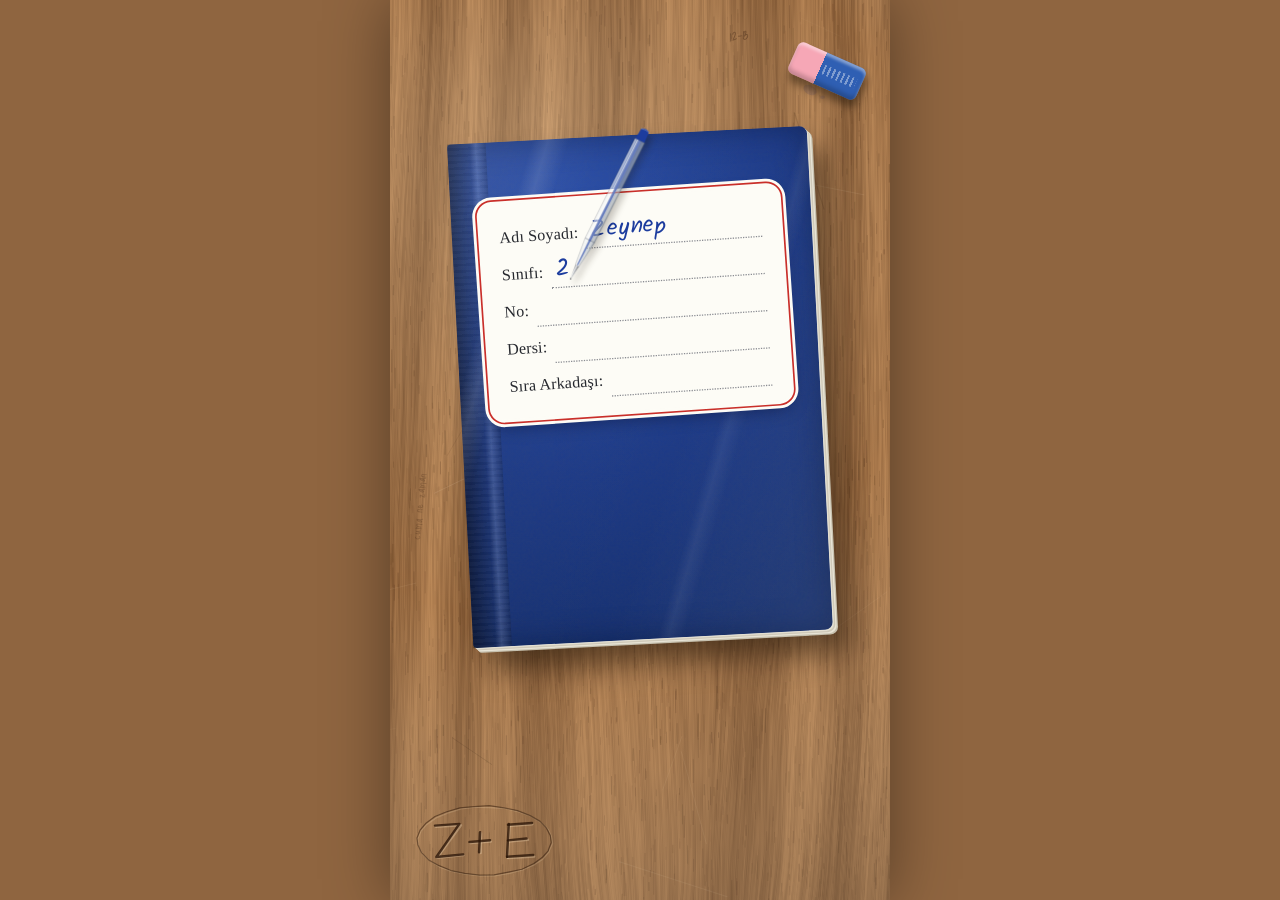
<file: index.html>
<!doctype html>
<html lang="tr">
<head>
  <meta charset="utf-8">
  <meta name="viewport" content="width=device-width, initial-scale=1, viewport-fit=cover, user-scalable=no, interactive-widget=resizes-visual">
  <title>Zeynep'in defteri</title>
  <meta name="robots" content="noindex">
  <meta name="theme-color" content="#8f6540">
  <meta property="og:type" content="website">
  <meta property="og:title" content="Defterini bende unutmuşsun">
  <meta property="og:description" content="Adı: Zeynep. Dersi: Doğum Günü.">
  <meta property="og:image" content="https://kartanci.github.io/zeynep/img/kapak.jpg">
  <meta property="og:image:width" content="1200">
  <meta property="og:image:height" content="630">
  <meta name="twitter:card" content="summary_large_image">
  <link rel="icon" href="data:image/svg+xml,%3Csvg xmlns='http://www.w3.org/2000/svg' viewBox='0 0 32 32'%3E%3Crect x='5' y='2' width='23' height='28' rx='2' fill='%231d3a86'/%3E%3Crect x='10' y='8' width='14' height='9' rx='1' fill='%23fdfcf6'/%3E%3C/svg%3E">
  <link rel="preconnect" href="https://fonts.googleapis.com">
  <link rel="preconnect" href="https://fonts.gstatic.com" crossorigin>
  <link href="https://fonts.googleapis.com/css2?family=Anton&family=Just+Me+Again+Down+Here&family=Kalam:wght@400;700&display=swap" rel="stylesheet">
  <link rel="stylesheet" href="css/defter.css">
</head>
<body>
  <main id="defter"></main>
  <script src="js/icerik.js"></script>
  <script src="js/pen.js"></script>
  <script src="js/scribe.js"></script>
  <script src="js/live.js"></script>
  <script src="js/board.js"></script>
  <script src="js/candle.js"></script>
  <script src="js/desk.js"></script>
  <script src="js/notebook.js"></script>
</body>
</html>
</file>
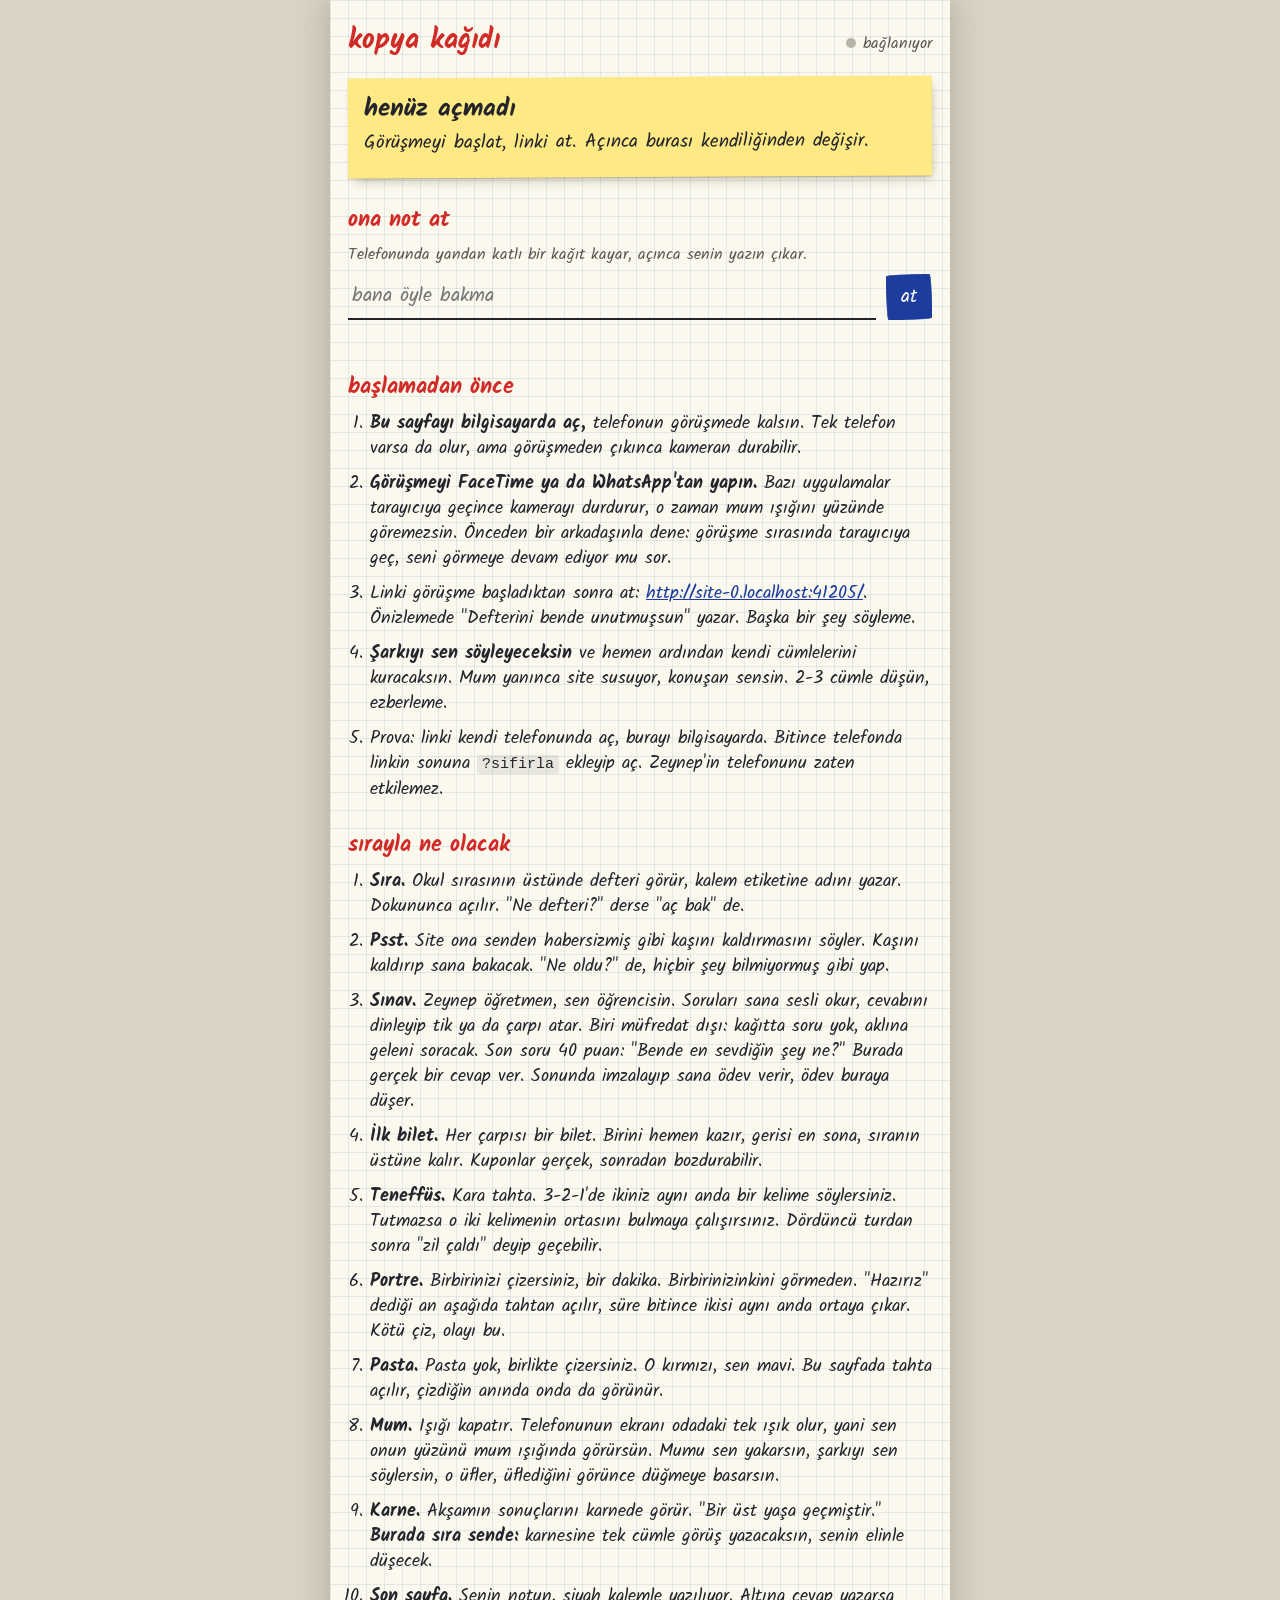
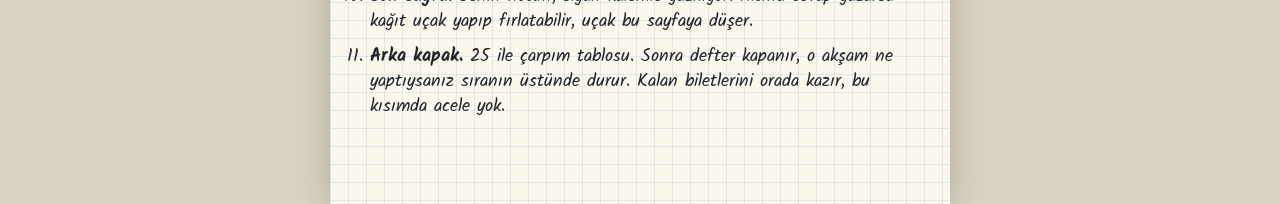
<file: kopya.html>
<!doctype html>
<html lang="tr">
<head>
  <meta charset="utf-8">
  <meta name="viewport" content="width=device-width, initial-scale=1, viewport-fit=cover">
  <title>Kopya kağıdı</title>
  <meta name="robots" content="noindex">
  <meta name="theme-color" content="#fbf8ee">
  <link rel="icon" href="data:image/svg+xml,%3Csvg xmlns='http://www.w3.org/2000/svg' viewBox='0 0 32 32'%3E%3Crect x='6' y='3' width='20' height='26' fill='%23fbf8ee' stroke='%23d02b27' stroke-width='2'/%3E%3C/svg%3E">
  <link rel="preconnect" href="https://fonts.googleapis.com">
  <link rel="preconnect" href="https://fonts.gstatic.com" crossorigin>
  <link href="https://fonts.googleapis.com/css2?family=Anton&family=Just+Me+Again+Down+Here&family=Kalam:wght@400;700&display=swap" rel="stylesheet">
  <link rel="stylesheet" href="css/defter.css">
  <link rel="stylesheet" href="css/kopya.css">
</head>
<body class="kopya-govde">
  <div class="kopya">
    <header class="k-ust">
      <h1>kopya kağıdı</h1>
      <div id="baglanti" class="k-durum">bağlanıyor</div>
    </header>

    <section id="simdi" class="k-simdi"></section>

    <section id="tahta" class="k-tahta" hidden>
      <div class="k-tahta-cerceve"><div id="tuval" class="tuval"></div></div>
      <div id="tahtaAraclar" class="araclar"></div>
    </section>

    <section id="portreKutu" class="k-tahta" hidden>
      <div class="k-portre-ust"><span id="portreYazi">Zeynep'i çiz. O senin çizdiğini görmüyor.</span><span id="portreSure" class="portre-sure"></span></div>
      <div class="k-tahta-cerceve"><div id="portreTuval" class="tuval"></div></div>
      <div id="portreAraclar" class="araclar"></div>
    </section>

    <section id="portreSonuc" class="k-kutu" hidden>
      <h2>sınıf fotoğrafı</h2>
      <div id="portreKartlar" class="polaroidler k-polaroid"></div>
    </section>

    <section id="ucakKutu" class="k-kutu" hidden>
      <h2>zeynep'ten gelen</h2>
      <div class="k-cevap"><canvas id="ucakTuval"></canvas></div>
    </section>

    <section id="gorusKutu" class="k-kutu" hidden>
      <h2>karnesine görüş yaz</h2>
      <p class="k-ince">Tek cümle. Site değil sen yazıyorsun, karnesinde senin elinle görünecek.</p>
      <form id="gorusForm" class="k-not">
        <input id="gorusYazi" maxlength="90" placeholder="derslerine çalışmıyor ama..." autocomplete="off">
        <button class="kucuk-dugme ana">yaz</button>
      </form>
      <div id="gorusDurum" class="k-ince k-sonuc"></div>
    </section>

    <section class="k-kutu">
      <h2>ona not at</h2>
      <p class="k-ince">Telefonunda yandan katlı bir kağıt kayar, açınca senin yazın çıkar.</p>
      <form id="notForm" class="k-not">
        <input id="notYazi" maxlength="140" placeholder="bana öyle bakma" autocomplete="off">
        <button class="kucuk-dugme ana">at</button>
      </form>
      <div id="notDurum" class="k-ince k-sonuc"></div>
    </section>

    <section class="k-kutu">
      <h2>başlamadan önce</h2>
      <ol class="k-liste">
        <li><b>Bu sayfayı bilgisayarda aç,</b> telefonun görüşmede kalsın. Tek telefon varsa da olur, ama görüşmeden çıkınca kameran durabilir.</li>
        <li><b>Görüşmeyi FaceTime ya da WhatsApp'tan yapın.</b> Bazı uygulamalar tarayıcıya geçince kamerayı durdurur, o zaman mum ışığını yüzünde göremezsin. Önceden bir arkadaşınla dene: görüşme sırasında tarayıcıya geç, seni görmeye devam ediyor mu sor.</li>
        <li>Linki görüşme başladıktan sonra at: <button id="linkKopyala" class="k-link"></button>. Önizlemede "Defterini bende unutmuşsun" yazar. Başka bir şey söyleme.</li>
        <li><b>Şarkıyı sen söyleyeceksin</b> ve hemen ardından kendi cümlelerini kuracaksın. Mum yanınca site susuyor, konuşan sensin. 2-3 cümle düşün, ezberleme.</li>
        <li>Prova: linki kendi telefonunda aç, burayı bilgisayarda. Bitince telefonda linkin sonuna <code>?sifirla</code> ekleyip aç. Zeynep'in telefonunu zaten etkilemez.</li>
      </ol>
    </section>

    <section class="k-kutu">
      <h2>sırayla ne olacak</h2>
      <ol class="k-liste" id="plan"></ol>
    </section>
  </div>

  <script src="js/icerik.js"></script>
  <script src="js/pen.js"></script>
  <script src="js/live.js"></script>
  <script src="js/board.js"></script>
  <script src="js/candle.js"></script>
  <script src="js/kopya.js"></script>
</body>
</html>
</file>
<file: css/defter.css>
:root {
  --kagit: #fbf8ee;
  --kare: 18px;
  --kare-cizgi: rgba(84, 134, 190, .145);
  --marj: rgba(214, 72, 72, .5);
  --mavi: #1c3c9e;
  --kirmizi: #d02b27;
  --kursun: #5b5852;
  --fosfor: #fff06a;
  --postit: #ffe985;
  --yazi: clamp(20px, 5.9vw, 24px);
  --el: 'Kalam', 'Segoe Print', 'Comic Sans MS', cursive;
  --el-enes: 'Just Me Again Down Here', 'Kalam', cursive;
  --baski: 'Times New Roman', Tinos, 'Liberation Serif', 'Noto Serif', Georgia, serif;
  --afis: 'Anton', Impact, 'Arial Narrow', sans-serif;
  --duz: -apple-system, 'Segoe UI', Roboto, 'Helvetica Neue', Arial, sans-serif;
  --alt: env(safe-area-inset-bottom, 0px);
  --ust: env(safe-area-inset-top, 0px);
}

* { box-sizing: border-box; -webkit-tap-highlight-color: transparent; }

html, body {
  height: 100%;
  margin: 0;
  overflow: hidden;
  overscroll-behavior: none;
}

body {
  background: #8f6540;
  color: var(--mavi);
  font-family: var(--el);
  -webkit-user-select: none;
  user-select: none;
  -webkit-touch-callout: none;
  -webkit-text-size-adjust: 100%;
  transition: background .6s;
}

button { -webkit-appearance: none; appearance: none; font: inherit; color: inherit; background: none; border: 0; border-radius: 0; padding: 0; cursor: pointer; touch-action: manipulation; }
input { -webkit-appearance: none; appearance: none; }

#defter {
  position: fixed;
  inset: 0;
  margin: 0 auto;
  width: 100%;
  max-width: 500px;
  overflow: hidden;
  perspective: 1500px;
  perspective-origin: 50% 50%;
}

/* ---------- Yaprak ---------- */
.yaprak {
  position: absolute;
  inset: 0;
  background-color: var(--kagit);
  background-image:
    var(--doku, none),
    linear-gradient(var(--kare-cizgi) 1px, transparent 1px),
    linear-gradient(90deg, var(--kare-cizgi) 1px, transparent 1px);
  background-size: auto, var(--kare) var(--kare), var(--kare) var(--kare);
  transform-origin: 0 50%;
  backface-visibility: hidden;
  -webkit-backface-visibility: hidden;
  overflow: hidden;
  box-shadow: inset 16px 0 20px -16px rgba(40, 30, 10, .28);
}

.yaprak::after {
  content: '';
  position: absolute;
  inset: 0;
  pointer-events: none;
  background: linear-gradient(90deg, rgba(30, 20, 5, .34), rgba(30, 20, 5, .08) 45%, rgba(255, 255, 255, .25));
  opacity: var(--golge, 0);
  z-index: 40;
}

.yaprak.altta::before {
  content: '';
  position: absolute;
  inset: 0;
  pointer-events: none;
  background: linear-gradient(90deg, rgba(30, 20, 5, .42), rgba(30, 20, 5, 0) 75%);
  opacity: var(--alt-golge, 0);
  z-index: 40;
}

.marj { position: absolute; left: 26px; top: 0; pointer-events: none; }

.zimba { position: absolute; left: 0; top: 0; bottom: 0; width: 14px; pointer-events: none; }
.zimba i {
  position: absolute;
  left: 1px;
  width: 12px;
  height: 2.5px;
  border-radius: 2px;
  background: linear-gradient(#d3d6da, #8f9399);
  box-shadow: 0 1px 1px rgba(0, 0, 0, .35);
}
.zimba i:first-child { top: 24%; }
.zimba i:last-child { top: 76%; }

.sayfa-no {
  position: absolute;
  left: 8px;
  bottom: calc(var(--alt) + 10px);
  font-size: 14px;
  color: var(--kursun);
  opacity: .72;
  pointer-events: none;
}

.karalama { display: block; color: var(--mavi); }
.karalama.orta { margin: 8px auto 6px; }
.karalama.sag { margin-left: auto; }
.kenar-karalama { position: absolute; pointer-events: none; opacity: .6; }
.zil-karalama { position: absolute; right: 16px; top: calc(var(--ust) + 38px); }

.yas-karalama {
  position: absolute;
  right: 12px;
  top: calc(var(--ust) + 44px);
  width: min(31vw, 118px);
  clip-path: inset(0 100% 0 0);
  transition: clip-path .85s cubic-bezier(.4, .1, .6, .95);
  pointer-events: none;
}
.yas-karalama.v { clip-path: inset(0 -4% 0 -4%); }
.yas-karalama svg { display: block; width: 100%; height: auto; overflow: visible; }

.icerik {
  position: absolute;
  inset: 0;
  overflow-y: auto;
  overflow-x: hidden;
  -webkit-overflow-scrolling: touch;
  padding: calc(var(--ust) + 18px) 18px calc(var(--alt) + 18px) 44px;
  touch-action: pan-y;
  scrollbar-width: none;
}
.icerik::-webkit-scrollbar { display: none; }

.icerik.sabit {
  overflow: hidden;
  display: flex;
  flex-direction: column;
  padding: calc(var(--ust) + 12px) 12px calc(var(--alt) + 10px) 40px;
  touch-action: none;
}

.tarih {
  text-align: right;
  font-size: 15px;
  line-height: 18px;
  height: 36px;
  opacity: .78;
}

.el {
  font-family: var(--el);
  font-size: var(--yazi);
  line-height: 36px;
  margin: 0;
  position: relative;
}
.el.kucuk { font-size: calc(var(--yazi) * .82); line-height: 27px; }
.el.kirmizi { color: var(--kirmizi); }

.kelime { display: inline-block; white-space: nowrap; }
.harf { display: inline-block; opacity: 0; transition: opacity 60ms linear; }
.harf.v { opacity: var(--o, 1); }

.kelime.fosfor {
  background: linear-gradient(transparent 16%, var(--fosfor) 16%, var(--fosfor) 84%, transparent 84%);
  margin: 0 -2px;
  padding: 0 2px;
}

.cizik-katman { position: absolute; left: 0; top: 0; pointer-events: none; }

.enes-el {
  font-family: var(--el-enes);
  font-size: calc(var(--yazi) * 1.26);
  color: #16171c;
}
.enes-el.buyuk { font-size: calc(var(--yazi) * 2.1); line-height: 54px; margin-top: 18px; }
.enes-el.imza { text-align: right; padding-right: 16px; }

/* ---------- Seçenekler ---------- */
.secenekler { display: flex; flex-direction: column; gap: 2px; margin: 4px 0 12px; }

.secenek {
  display: flex;
  align-items: center;
  gap: 10px;
  min-height: 46px;
  padding: 6px 4px 6px 0;
  text-align: left;
  font-size: var(--yazi);
  line-height: 1.2;
  transition: opacity .3s;
}
.secenek svg { flex: none; }
.secenek.soluk { opacity: .28; }

.kucuk-dugme {
  position: relative;
  font-size: 19px;
  line-height: 1;
  padding: 12px 14px;
  min-height: 44px;
  border: 1.8px solid currentColor;
  border-radius: 255px 15px 225px 15px / 15px 225px 15px 255px;
  transition: transform .12s;
}
.kucuk-dugme:active { transform: scale(.96); }
.kucuk-dugme.ana { background: var(--mavi); border-color: var(--mavi); color: #fdfbf3; }
.fosfor-dugme.secili { background: var(--fosfor); }

.postit {
  position: relative;
  background: linear-gradient(180deg, rgba(120, 95, 0, .09), rgba(120, 95, 0, 0) 17%), var(--postit);
  color: #33342f;
  padding: 14px 14px 16px;
  font-size: calc(var(--yazi) * .78);
  line-height: 25px;
  margin: 12px 8px 18px 0;
  transform: rotate(-1.4deg) translateY(10px) scale(.97);
  opacity: 0;
  border-radius: 1px 1px 46px 2px / 1px 1px 7px 2px;
  box-shadow: 0 1px 1px rgba(60, 50, 10, .18), 7px 11px 12px -9px rgba(50, 40, 5, .6);
  transition: opacity .3s, transform .35s cubic-bezier(.2, 1.3, .5, 1);
}
.postit.v { opacity: 1; transform: rotate(-1.4deg); }

.kalp-satir { display: flex; align-items: center; gap: 12px; margin-top: 10px; }
.kalp-satir svg { flex: none; }
.kalp-satir .el { display: inline; }

/* ---------- Sayfa çevirme ---------- */
.cevir {
  position: sticky;
  bottom: calc(var(--alt) + 12px);
  display: flex;
  align-items: center;
  gap: 8px;
  width: max-content;
  margin: 22px auto 6px;
  padding: 10px 16px;
  font-size: 19px;
  white-space: nowrap;
  z-index: 20;
  animation: belir .5s both, dikkat 2.8s 3s ease-in-out infinite;
  text-shadow: 0 0 5px var(--kagit), 0 0 5px var(--kagit), 0 0 9px var(--kagit);
}
.araclar .cevir { position: static; margin: 0; }
.tahta-sayfa .cevir { bottom: calc(var(--alt) + 44px); text-shadow: none; color: #f1efe4; }
.tahta-sayfa .kulak { display: none; }
.arka-icerik .cevir { color: #fdfcf6; text-shadow: 0 1px 3px rgba(0, 0, 20, .5); }

.kulak {
  position: absolute;
  right: 0;
  bottom: 0;
  width: 58px;
  height: 58px;
  z-index: 21;
  background: linear-gradient(135deg, rgba(251, 248, 238, 0) 50%, rgba(120, 105, 75, .28) 50%, #efe9d8 62%, #faf6ea);
  filter: drop-shadow(-2px -2px 3px rgba(60, 45, 15, .2));
  clip-path: polygon(100% 0, 100% 100%, 0 100%);
  animation: belir .5s both;
}

@keyframes belir { from { opacity: 0; } to { opacity: 1; } }
@keyframes dikkat {
  0%, 82%, 100% { transform: none; }
  88% { transform: translateX(-7px); }
  94% { transform: translateX(3px); }
}

/* ---------- Kapak ---------- */
.yaprak.kapak {
  background: #1f3e90;
  background-image: var(--doku, none), radial-gradient(120% 90% at 30% 15%, #2a4ea8, #1d3a86 58%, #16306f);
  background-size: auto, auto;
  box-shadow: inset 0 0 46px rgba(6, 14, 46, .42), inset 0 0 3px rgba(255, 255, 255, .28);
  touch-action: pan-y;
  transition: opacity .24s;
}
.yaprak.sakli { opacity: 0; pointer-events: none; }
.yaprak.masaya-don { opacity: 0; transform: scale(.93); transition: opacity .42s, transform .42s; transform-origin: 50% 50%; }

.kapak-kirisik { position: absolute; inset: 0; width: 100%; height: 100%; pointer-events: none; }

.kapak-sirt {
  position: absolute;
  left: 0; top: 0; bottom: 0;
  width: 30px;
  background:
    repeating-linear-gradient(180deg, rgba(255, 255, 255, .025) 0 3px, rgba(0, 0, 0, .03) 3px 5px),
    linear-gradient(90deg, rgba(0, 0, 0, .42), rgba(0, 0, 0, .12) 58%, rgba(255, 255, 255, .13) 74%, rgba(0, 0, 0, .16));
}

.kapak-parlak {
  position: absolute;
  inset: 0;
  pointer-events: none;
  background:
    linear-gradient(109deg, rgba(255, 255, 255, 0) 16%, rgba(255, 255, 255, .11) 19%, rgba(255, 255, 255, 0) 23%),
    linear-gradient(109deg, rgba(255, 255, 255, 0) 67%, rgba(255, 255, 255, .06) 69%, rgba(255, 255, 255, 0) 72%),
    linear-gradient(112deg, rgba(255, 255, 255, .1) 0%, rgba(255, 255, 255, .01) 28%, rgba(255, 255, 255, 0) 60%, rgba(255, 255, 255, .07) 100%);
}

.etiket {
  position: absolute;
  left: 50%;
  top: 15%;
  width: min(80%, 340px);
  transform: translateX(-50%) rotate(-.9deg);
  padding: 18px 18px 14px;
  background: #fdfcf6;
  border-radius: 12px;
  box-shadow: 0 0 0 3px #fdfcf6, 0 0 0 4.5px #c92f2a, 0 0 0 7px #fdfcf6, 0 8px 18px rgba(0, 0, 20, .4);
  font-family: var(--baski);
  color: #27292f;
}

.etiket > div {
  display: flex;
  align-items: baseline;
  gap: 8px;
  height: 36px;
  font-size: 14.5px;
  letter-spacing: .01em;
}
.etiket > div > span { flex: none; }
.etiket > div > span::after { content: ':'; }
.etiket b {
  flex: 1;
  font-family: var(--el);
  font-weight: 400;
  font-size: 22px;
  line-height: 30px;
  color: var(--mavi);
  border-bottom: 1.5px dotted #8b8d93;
  padding-left: 4px;
  white-space: nowrap;
}

.kapak-not, .masa-not {
  position: absolute;
  right: 22px;
  bottom: 21%;
  width: min(58%, 240px);
  margin: 0;
  font-size: 21px;
  line-height: 27px;
  text-align: left;
  transform: rotate(3deg) translateY(16px) scale(.92);
}
.kapak-not.v, .masa-not.v { transform: rotate(3deg); }
.kapak-not small, .masa-not small { display: block; font-size: 17px; margin-top: 6px; opacity: .72; }
.kapak-not::before, .masa-not::before {
  content: '';
  position: absolute;
  left: 50%;
  top: -11px;
  width: 74px;
  height: 22px;
  transform: translateX(-50%) rotate(-3deg);
  background: rgba(244, 238, 205, .55);
  box-shadow: 0 1px 2px rgba(0, 0, 0, .14);
}
.masa-not { right: -16px; bottom: 11%; width: 66%; font-size: 20px; line-height: 26px; }
.kapak-not.oynak, .masa-not.oynak { animation: kipir 3.4s ease-in-out infinite; }
@keyframes kipir {
  0%, 84%, 100% { transform: rotate(3deg); }
  89% { transform: rotate(5.5deg); }
  94% { transform: rotate(1.5deg); }
}

/* ---------- Sınav ---------- */
.sinav-kagit::after {
  content: '';
  position: absolute;
  left: 0;
  right: 0;
  top: 47%;
  height: 7px;
  pointer-events: none;
  background: linear-gradient(180deg, rgba(0, 0, 0, 0), rgba(0, 0, 0, .05) 45%, rgba(255, 255, 255, .7) 58%, rgba(255, 255, 255, 0));
}
.sinav-baslik, .sinav-bilgi, .sorular .soru-yazi { text-shadow: 0 0 .4px rgba(20, 20, 25, .55); }

.sinav-kagit {
  position: relative;
  margin: 2px -4px 16px -18px;
  padding: 24px 16px 18px;
  background-color: #fefefb;
  background-image: var(--doku, none), radial-gradient(1px 1px at 12% 22%, rgba(0, 0, 0, .35), transparent 1.5px), radial-gradient(1px 1px at 78% 63%, rgba(0, 0, 0, .3), transparent 1.5px), radial-gradient(1.5px 1px at 44% 91%, rgba(0, 0, 0, .28), transparent 2px);
  box-shadow: 0 1px 2px rgba(30, 25, 10, .2), 0 8px 16px -6px rgba(30, 25, 10, .3);
  font-family: var(--baski);
  color: #1d1e22;
  transform: translateY(26px) rotate(.5deg);
  opacity: 0;
  transition: transform .5s cubic-bezier(.2, .9, .3, 1), opacity .3s;
}
.sinav-kagit.v { transform: rotate(-.35deg); opacity: 1; }

.bant {
  position: absolute;
  left: 50%;
  top: -9px;
  width: 88px;
  height: 22px;
  transform: translateX(-50%) rotate(1.8deg);
  background: rgba(231, 224, 186, .62);
  box-shadow: 0 1px 2px rgba(0, 0, 0, .12);
}

.sinav-baslik {
  text-align: center;
  font-weight: 700;
  font-size: 15.5px;
  line-height: 19px;
  text-transform: uppercase;
  letter-spacing: .05em;
}

.sinav-bilgi {
  display: flex;
  justify-content: space-between;
  gap: 10px;
  margin-top: 10px;
  padding-bottom: 8px;
  font-size: 14.5px;
  line-height: 20px;
  border-bottom: 1.5px solid #1d1e22;
}
.sinav-bilgi b { font-weight: 400; font-family: var(--el); color: var(--mavi); font-size: 16.5px; }

.not-kutu {
  flex: none;
  position: relative;
  width: 80px;
  height: 64px;
  border: 1.5px solid #1d1e22;
  text-align: center;
  font-size: 11.5px;
  line-height: 15px;
}
.not-kutu span { display: block; }
.not-kutu strong {
  position: absolute;
  inset: 14px 0 0;
  font-family: var(--el);
  font-weight: 700;
  font-size: 29px;
  line-height: 46px;
  color: var(--kirmizi);
}
.not-halka { position: absolute; left: 5px; top: 1px; pointer-events: none; }

.sorular { list-style: none; margin: 12px 0 0; padding: 0; }

.soru-bitti {
  display: flex;
  align-items: center;
  gap: 8px;
  padding: 6px 0;
  border-bottom: 1px dotted rgba(0, 0, 0, .22);
}
.soru-bitti .soru-yazi { flex: 1; font-size: 16px; line-height: 20px; color: #3d3f46; }

.isaret { flex: none; width: 46px; height: 42px; display: flex; align-items: center; justify-content: center; }

.soru-simdi { padding: 14px 0 8px; animation: belir .3s both; }
.soru-no { font-size: 14.5px; font-weight: 700; color: #3d3f46; }
.soru-simdi .soru-yazi { font-size: 23px; line-height: 29px; margin: 8px 0 14px; }
.soru-bos { margin-bottom: 6px !important; }
.soru-bos span { display: block; height: 30px; border-bottom: 1.3px dotted #6d6f75; }
.soru-ipucu { margin: 2px 0 12px; min-height: 27px; }

.isaret-sira { display: flex; justify-content: center; gap: 14px; }

.isaret-buyuk {
  flex: 1;
  max-width: 128px;
  height: 92px;
  display: flex;
  flex-direction: column;
  align-items: center;
  justify-content: center;
  gap: 2px;
  font-family: var(--el);
  font-size: 16px;
  color: var(--kirmizi);
  border: 1.6px solid rgba(208, 43, 39, .55);
  border-radius: 255px 18px 225px 18px / 18px 225px 18px 255px;
  transition: background .12s, transform .12s;
}
.isaret-buyuk:active { background: rgba(208, 43, 39, .1); transform: scale(.96); }

.sinav-son { margin-top: 10px; min-height: 8px; font-family: var(--el); }

.imza-etiket { margin-top: 12px; font-size: 14.5px; }
.imza-ped { position: relative; height: 86px; border-bottom: 1.4px solid #1d1e22; touch-action: none; cursor: crosshair; }
.imza-ped canvas { position: absolute; inset: 0; width: 100%; height: 100%; touch-action: none; }
.imza-alt { display: flex; justify-content: flex-end; margin-top: 8px; }
.imza-alt .kucuk-dugme { font-family: var(--el); color: var(--kirmizi); font-size: 18px; }

.sinav-odev { margin-top: 14px; font-size: 15.5px; line-height: 22px; }
.sinav-odev:empty { display: none; }
.odev-etiket { font-weight: 700; }
.odev-yazi { font-family: var(--el); color: var(--kirmizi); font-size: 18px; }
.sinav-odev .soru-form { margin: 2px 0 0; font-family: var(--el); }
.sinav-odev .kucuk-dugme { color: var(--kirmizi); }
.el-giris.kirmizi { color: var(--kirmizi); border-bottom-color: var(--kirmizi); }
.el-giris.kirmizi::placeholder { color: rgba(208, 43, 39, .36); }
.odev-yok { text-align: right; }
.kalem-baglanti {
  font-family: var(--el);
  font-size: 15px;
  color: var(--kursun);
  text-decoration: underline;
  text-underline-offset: 3px;
  padding: 10px 2px 2px;
}

.itiraz-baglanti {
  display: block;
  margin: 10px 0 0 auto;
  font-family: var(--el);
  font-size: 15px;
  color: var(--kursun);
  text-decoration: underline;
  text-decoration-style: wavy;
  text-decoration-thickness: 1px;
  text-underline-offset: 3px;
  padding: 8px 2px;
}

.itiraz-perde, .not-perde {
  position: absolute;
  inset: 0;
  z-index: 80;
  display: flex;
  align-items: center;
  justify-content: center;
  padding: 24px;
  background: rgba(25, 20, 8, .42);
  opacity: 0;
  transition: opacity .2s;
}
.itiraz-perde.v, .not-perde.v { opacity: 1; }

.itiraz-kart {
  width: min(100%, 320px);
  padding: 22px 20px 20px;
  background: var(--kagit);
  transform: rotate(-1deg);
  box-shadow: 0 16px 34px rgba(20, 15, 5, .45);
  text-align: center;
}
.itiraz-kart p { margin: 10px 0 18px; font-size: 22px; }
.itiraz-secim { display: flex; justify-content: center; flex-wrap: wrap; gap: 10px; }

.itiraz-damga {
  display: inline-block;
  padding: 4px 16px;
  border: 3px solid var(--kirmizi);
  border-radius: 6px;
  color: var(--kirmizi);
  font-family: var(--afis);
  font-size: 30px;
  letter-spacing: .08em;
  text-transform: uppercase;
  transform: rotate(-5deg);
  opacity: .88;
}

/* ---------- Teneffüs ---------- */
.oyun { display: flex; flex-direction: column; }
.cetele { display: block; margin: 0 0 8px; height: 46px; max-width: 100%; }
.sayac {
  min-height: 210px;
  display: flex;
  align-items: center;
  justify-content: center;
  font-size: 92px;
  line-height: 1;
  color: var(--kirmizi);
  text-align: center;
}
.sayac.dus { animation: dus .3s cubic-bezier(.2, 1.3, .5, 1); }
@keyframes dus { from { transform: scale(1.5) rotate(-5deg); opacity: 0; } to { transform: none; opacity: 1; } }
.oyun-alan { min-height: 120px; }
.soru-form { display: flex; gap: 10px; align-items: center; margin: 8px 0 12px; }
.el-giris {
  flex: 1;
  min-width: 0;
  height: 46px;
  background: transparent;
  border: 0;
  border-bottom: 2px solid var(--mavi);
  outline: 0;
  border-radius: 0;
  font-family: var(--el);
  font-size: 22px;
  color: var(--mavi);
  -webkit-user-select: text;
  user-select: text;
}
.el-giris::placeholder { color: rgba(28, 60, 158, .35); }
.kelime-buyuk { font-size: calc(var(--yazi) * 1.7); line-height: 54px; }

/* ---------- Kara tahta ---------- */
.yaprak.tahta-sayfa {
  --kirmizi: #ffe08a;
  --mavi: #f1efe4;
  --kursun: #c9d3c9;
  color: #f1efe4;
  background-color: #2c4a3b;
  background-image: var(--tahta, none);
  background-size: cover;
  box-shadow: inset 0 0 0 7px #7b5331, inset 0 0 0 8px rgba(0, 0, 0, .35), inset 0 0 70px rgba(0, 0, 0, .34);
}
.tahta-sayfa .icerik { padding: calc(var(--ust) + 20px) 24px calc(var(--alt) + 52px) 24px; }
.tahta-sayfa .el { text-shadow: 0 0 2.2px rgba(255, 255, 255, .34); }
.tahta-sayfa .harf { text-shadow: 0 0 1.5px rgba(255, 255, 255, .4); }
.tahta-sayfa .kelime.fosfor { background: none; color: #ffe08a; }
.tahta-sayfa .el-giris { border-bottom-color: #f1efe4; color: #f1efe4; }
.tahta-sayfa .el-giris::placeholder { color: rgba(241, 239, 228, .38); }
.tahta-sayfa .zil-karalama { top: calc(var(--ust) + 62px); right: 22px; color: #f1efe4; }
.tahta-ust {
  display: flex;
  justify-content: space-between;
  gap: 10px;
  margin-bottom: 12px;
  font-size: 14px;
  line-height: 19px;
  opacity: .78;
}
.tahta-ust .tarih { height: auto; font-size: 14px; line-height: 19px; opacity: 1; }
.tahta-sayfa .sayac { text-shadow: 0 0 4px rgba(255, 224, 138, .4); }
.tahta-raf {
  position: absolute;
  left: 0;
  right: 0;
  bottom: 0;
  height: calc(var(--alt) + 32px);
  background: linear-gradient(#8e6239, #6a4425);
  box-shadow: 0 -3px 7px rgba(0, 0, 0, .4);
}
.tebesir {
  position: absolute;
  left: 22%;
  top: 7px;
  width: 44px;
  height: 8px;
  border-radius: 2px;
  background: linear-gradient(#ffffff, #d9d6cc);
  box-shadow: 1px 2px 2px rgba(0, 0, 0, .35);
  transform: rotate(-3deg);
}
.tebesir.kisa { left: 42%; top: 11px; width: 20px; background: linear-gradient(#ffe9a8, #dfc77e); transform: rotate(7deg); }
.tahta-silgi {
  position: absolute;
  right: 16%;
  top: 2px;
  width: 58px;
  height: 18px;
  border-radius: 3px;
  background: linear-gradient(#b98a57 0 44%, #4a4a48 44% 100%);
  box-shadow: 2px 3px 3px rgba(0, 0, 0, .4);
  transform: rotate(2deg);
}

/* ---------- Portre ---------- */
.portre-ust { display: flex; justify-content: space-between; align-items: baseline; min-height: 52px; }
.portre-baslik { font-size: var(--yazi); line-height: 36px; }
.portre-sure { font-size: 40px; line-height: 46px; font-weight: 700; color: var(--mavi); font-variant-numeric: tabular-nums; }
.portre-sure.az { color: var(--kirmizi); }
.polaroidler { display: flex; justify-content: center; gap: 10px; margin: 14px -6px 16px -24px; perspective: 900px; }
.polaroid {
  flex: 1;
  max-width: 168px;
  padding: 8px 8px 6px;
  background: #fdfdf8;
  box-shadow: 0 1px 2px rgba(30, 25, 10, .3), 2px 9px 14px -6px rgba(30, 25, 10, .4);
  transition: transform .75s cubic-bezier(.3, .8, .3, 1);
}
.polaroid.sol { transform: rotate(-2.5deg); }
.polaroid.sag { transform: rotate(2deg); }
.polaroid.ters { transform: rotateY(180deg); }
.polaroid-yuz { position: relative; aspect-ratio: 1 / 1.2; background: #f4f2e9; box-shadow: inset 0 0 9px rgba(50, 40, 20, .2); }
.polaroid-yuz canvas { display: block; transition: opacity .2s .25s; }
.polaroid.ters .polaroid-yuz canvas, .polaroid.ters .polaroid-yazi { opacity: 0; }
.polaroid-yazi { margin-top: 6px; text-align: center; font-family: var(--el-enes); font-size: 16px; line-height: 18px; color: #2a2b30; transition: opacity .2s .25s; }
.el.sayim { line-height: 30px; }

/* ---------- Cevap ve kağıt uçak ---------- */
.cevap { margin-top: 16px; }
.cevap-etiket { font-size: 15px; line-height: 18px; color: var(--kursun); }
.cevap-kagit {
  position: relative;
  height: 150px;
  border-bottom: 1.4px solid rgba(28, 60, 158, .32);
  transition: transform .42s ease-in, opacity .36s;
}
.cevap-kagit.katlaniyor { transform: scale(.18) rotate(-12deg); opacity: 0; }
.cevap-kagit canvas { display: block; }
.tuval.cevap-ped { position: absolute; inset: 0; margin: 0; flex: none; cursor: crosshair; }
.cevap-alt { display: flex; justify-content: flex-end; align-items: center; min-height: 46px; margin-top: 8px; }
.cevap-alt .kucuk-dugme[hidden] { display: none; }
.cevap-durum { font-size: 16px; color: var(--kursun); }
.ucak {
  position: absolute;
  left: 0;
  top: 0;
  z-index: 70;
  touch-action: none;
  cursor: grab;
  filter: drop-shadow(4px 9px 6px rgba(30, 20, 5, .34));
}
.ucak svg { display: block; }
.ucak.katlandi { transition: transform .5s cubic-bezier(.2, 1.3, .5, 1), opacity .2s; }
.ucak.tutuldu { cursor: grabbing; }

/* ---------- Kuru boyalar ---------- */
.boyalar { display: flex; align-items: flex-start; gap: 3px; height: 46px; overflow: hidden; }
.boya { display: block; transform: translateY(20px); transition: transform .16s cubic-bezier(.2, 1.3, .5, 1); filter: drop-shadow(1px 1px 1px rgba(40, 30, 10, .3)); }
.boya.secili { transform: translateY(3px); }
.boya svg { display: block; }
.silgi-dugme { display: flex; align-items: center; justify-content: center; width: 42px; height: 46px; }
.silgi-dugme i, .silgi i { display: block; }
.silgi-dugme i {
  width: 36px;
  height: 21px;
  border-radius: 4px;
  background: linear-gradient(90deg, #f6a7b6 0 42%, #2f5fb3 42% 100%);
  box-shadow: inset 0 2px 2px rgba(255, 255, 255, .45), inset 0 -3px 3px rgba(0, 0, 0, .18), 1px 2px 3px rgba(40, 30, 10, .35);
  transform: rotate(-7deg);
}
.araclar .kucuk-dugme.ana { align-self: center; }

/* ---------- Okul sırası ---------- */
.masa { position: absolute; inset: 0; overflow: hidden; background: #8f6540; }
.masa-ahsap { position: absolute; inset: 0; width: 100%; height: 100%; display: block; }
.masa-esyalar { position: absolute; inset: 0; }
.masa-defter {
  position: absolute;
  display: block;
  width: 280px;
  height: 392px;
  padding: 0;
  text-align: left;
  background: #1f3e90;
  background-image: var(--doku, none), radial-gradient(120% 90% at 30% 15%, #2a4ea8, #1d3a86 58%, #16306f);
  border-radius: 3px 6px 6px 3px;
  transform: scale(var(--olcek, 1)) rotate(-3deg);
  box-shadow:
    inset 0 0 24px rgba(6, 14, 46, .4),
    1px 1px 0 #e3dfd1, 2px 2px 0 #cfc9b8, 3px 3px 0 #e8e4d6, 4px 4px 0 #c6c0ae,
    12px 18px 22px rgba(20, 10, 2, .5);
  cursor: pointer;
}
.masa-defter .etiket {
  top: 12%;
  width: 83%;
  padding: 13px 14px 9px;
  border-radius: 9px;
  box-shadow: 0 0 0 2.5px #fdfcf6, 0 0 0 3.8px #c92f2a, 0 0 0 6px #fdfcf6, 0 6px 13px rgba(0, 0, 20, .4);
}
.masa-defter .etiket > div { height: 29px; font-size: 12.5px; gap: 6px; }
.masa-defter .etiket b { font-size: 18.5px; line-height: 25px; }

.silgi {
  position: absolute;
  width: 74px;
  height: 34px;
  border-radius: 6px;
  background: linear-gradient(90deg, #f6a7b6 0 40%, #2f5fb3 40% 100%);
  box-shadow: inset 0 3px 3px rgba(255, 255, 255, .42), inset 0 -4px 4px rgba(0, 0, 0, .2), 4px 7px 8px rgba(20, 10, 2, .45);
}
.silgi i {
  position: absolute;
  left: 44%;
  right: 8%;
  top: 34%;
  bottom: 34%;
  background: repeating-linear-gradient(90deg, rgba(255, 255, 255, .7) 0 2px, transparent 2px 5px);
  opacity: .55;
}

.kalem {
  position: absolute;
  left: 0;
  top: 0;
  z-index: 90;
  width: 30px;
  height: 172px;
  pointer-events: none;
  transition: transform 80ms linear;
  filter: drop-shadow(3px 6px 3px rgba(30, 20, 5, .3));
  will-change: transform;
}
.kalem-sekil { display: block; overflow: visible; transform-origin: 15px 171px; transition: transform 90ms linear; }
.kalem.kalem-dinlen, .kalem.kalem-dinlen .kalem-sekil { transition: transform .64s cubic-bezier(.45, .05, .3, 1); }
.kalem.kalem-aninda, .kalem.kalem-aninda .kalem-sekil { transition: none; }
.kalem.masada { z-index: 3; filter: drop-shadow(4px 7px 4px rgba(20, 10, 2, .5)); }

.esya {
  position: absolute;
  display: block;
  padding: 0;
  text-align: left;
  transform: rotate(var(--r, 0deg));
  transition: transform .45s cubic-bezier(.2, 1.25, .4, 1), opacity .22s;
  cursor: pointer;
}
.esya.gelecek { opacity: 0; transform: translateY(-34px) scale(1.16) rotate(var(--r, 0deg)); }
.esya:active { transform: scale(.96) rotate(var(--r, 0deg)); }

.esya-defter {
  aspect-ratio: 1 / 1.38;
  background: #1f3e90;
  background-image: var(--doku, none), radial-gradient(120% 90% at 30% 15%, #2a4ea8, #1d3a86 58%, #16306f);
  border-radius: 2px 5px 5px 2px;
  box-shadow: inset 0 0 16px rgba(6, 14, 46, .42), 1px 1px 0 #e3dfd1, 2px 2px 0 #cfc9b8, 3px 3px 0 #e8e4d6, 8px 12px 14px rgba(20, 10, 2, .5);
}
.esya-defter .kapak-sirt { width: 14px; }
.mini-etiket {
  position: absolute;
  left: 12%;
  right: 8%;
  top: 14%;
  padding: 7px 8px;
  background: #fdfcf6;
  border-radius: 5px;
  box-shadow: 0 0 0 1.5px #fdfcf6, 0 0 0 2.5px #c92f2a, 0 0 0 4px #fdfcf6;
  font-size: 12px;
  line-height: 16px;
  color: var(--mavi);
}
.mini-etiket i { display: block; font-style: normal; font-size: 16px; line-height: 20px; }
.mini-etiket u { display: block; text-decoration: none; opacity: .85; }
.esya-ayrac {
  position: absolute;
  right: 12px;
  top: -19px;
  z-index: -1;
  padding: 2px 7px 22px;
  background: #fffdf3;
  font-size: 13px;
  line-height: 16px;
  color: var(--mavi);
  box-shadow: 1px 2px 4px rgba(20, 10, 2, .4);
  transform: rotate(2deg);
}

.esya-karne {
  aspect-ratio: 1 / 1.22;
  padding: 10px 11px;
  background-color: #e8f0f5;
  background-image: var(--doku, none);
  border: 1px solid #3c5a88;
  outline: 1px solid #3c5a88;
  outline-offset: -4px;
  box-shadow: 7px 11px 13px rgba(20, 10, 2, .45);
  overflow: hidden;
}
.mini-baslik {
  text-align: center;
  font-family: var(--baski);
  font-weight: 700;
  font-size: 13.5px;
  letter-spacing: .16em;
  text-transform: uppercase;
  color: #1f2a3d;
  margin-bottom: 7px;
}
.esya-karne span, .esya-sinav span {
  display: block;
  height: 1px;
  margin-bottom: 11px;
  background: rgba(60, 90, 136, .4);
}
.mini-damga {
  position: absolute;
  right: 8px;
  bottom: 12px;
  padding: 0 7px;
  border: 2.2px solid var(--kirmizi);
  border-radius: 4px;
  font-family: var(--afis);
  font-size: 20px;
  letter-spacing: .05em;
  text-transform: uppercase;
  color: var(--kirmizi);
  transform: rotate(-11deg);
  opacity: .88;
}

.esya-biletler { height: 118px; }
.mini-bilet {
  position: absolute;
  left: 0;
  right: 0;
  top: 8px;
  padding: 6px 8px 8px;
  border-radius: 4px;
  background: linear-gradient(170deg, #ffd23e, #ffb61f 55%, #ff9f1a);
  box-shadow: 3px 5px 8px rgba(20, 10, 2, .42);
  transform: translateX(calc(var(--i) * 7px)) translateY(calc(var(--i) * -4px)) rotate(calc(var(--i) * 6deg));
}
.mini-bilet b { display: block; text-align: center; font-family: var(--afis); font-weight: 400; font-size: 19px; line-height: 23px; letter-spacing: .02em; text-transform: uppercase; color: #c9190f; }
.mini-bilet em { display: block; height: 42px; margin-top: 4px; border: 1.4px solid #8e1b0f; border-radius: 3px; background: linear-gradient(135deg, #b9bcc3, #e4e6ea 40%, #a9adb5 70%, #dcdee3); }
.mini-bilet em.kazinmis { background: #fffdf2; }
.esya-rozet {
  position: absolute;
  left: 4px;
  bottom: -18px;
  padding: 2px 8px;
  background: #fffdf3;
  font-size: 13.5px;
  line-height: 18px;
  color: var(--kirmizi);
  box-shadow: 1px 2px 4px rgba(20, 10, 2, .4);
  transform: rotate(-2deg);
}

.esya-resim { padding: 7px; background: #fffdf7; box-shadow: 6px 10px 12px rgba(20, 10, 2, .42); }
.esya-resim canvas { display: block; }
.bant.kucuk-bant { top: -8px; width: 54px; height: 16px; }

.esya-foto {
  display: flex;
  flex-wrap: wrap;
  gap: 6px;
  padding: 6px 6px 4px;
  background: #fdfdf8;
  box-shadow: 6px 10px 12px rgba(20, 10, 2, .42);
}
.esya-foto canvas { display: block; background: #f1efe6; }
.foto-yazi { width: 100%; text-align: center; font-family: var(--el-enes); font-size: 14px; line-height: 16px; color: #2a2b30; }

.esya-sinav {
  aspect-ratio: 1 / 1.2;
  padding: 9px 10px;
  background: #fefefb;
  background-image: var(--doku, none);
  box-shadow: 6px 10px 12px rgba(20, 10, 2, .42);
  overflow: hidden;
}
.esya-sinav .mini-baslik { font-size: 11px; letter-spacing: .06em; margin-bottom: 3px; text-align: left; }
.mini-ad { font-size: 14px; color: var(--mavi); margin-bottom: 4px; }
.mini-not {
  position: absolute;
  right: 8px;
  top: 22px;
  padding: 0 7px;
  border: 1.8px solid var(--kirmizi);
  border-radius: 50%;
  font-weight: 700;
  font-size: 20px;
  line-height: 28px;
  color: var(--kirmizi);
  transform: rotate(-5deg);
}
.esya-sinav span { margin: 14px 0 0; background: rgba(0, 0, 0, .22); }

.esya-not { position: absolute; width: auto; margin: 0; padding: 9px 14px 11px; font-size: 19px; line-height: 23px; white-space: nowrap; }
.esya-not small { display: block; font-size: 13.5px; line-height: 17px; opacity: .68; }

.kazinan-not {
  margin: 16px 8px;
  padding: 12px 14px;
  border: 1.5px dashed var(--kirmizi);
  font-size: calc(var(--yazi) * .82);
  line-height: 25px;
  color: var(--kirmizi);
  transform: rotate(-.6deg);
}

.resim-kagit {
  position: relative;
  margin: 12px -6px 14px -22px;
  padding: 8px;
  background: #fffdf7;
  box-shadow: 0 1px 2px rgba(30, 25, 10, .25), 2px 9px 14px -6px rgba(30, 25, 10, .35);
  transform: rotate(-.6deg);
}
.resim-kagit canvas { display: block; }

/* ---------- Kantin fişi ---------- */
.fis-perde { align-items: flex-end; padding: 16px 16px calc(var(--alt) + 26px); }
.fis {
  width: min(100%, 310px);
  margin: 0 auto;
  padding: 18px 16px 24px;
  background: #fdfdf9;
  font-family: 'Courier New', Courier, monospace;
  font-size: 14px;
  line-height: 19px;
  color: #26272b;
  clip-path: polygon(0 0, 100% 0, 100% calc(100% - 7px), 95% 100%, 90% calc(100% - 7px), 85% 100%, 80% calc(100% - 7px), 75% 100%, 70% calc(100% - 7px), 65% 100%, 60% calc(100% - 7px), 55% 100%, 50% calc(100% - 7px), 45% 100%, 40% calc(100% - 7px), 35% 100%, 30% calc(100% - 7px), 25% 100%, 20% calc(100% - 7px), 15% 100%, 10% calc(100% - 7px), 5% 100%, 0 calc(100% - 7px));
}
.fis-baslik { margin-bottom: 8px; text-align: center; font-weight: 700; font-size: 16px; letter-spacing: .08em; text-transform: uppercase; }
.fis-satir { display: flex; justify-content: space-between; gap: 10px; }
.fis-cizgi { margin: 9px 0; border-top: 1.5px dashed #6f7076; }
.fis-kupon { font-weight: 700; }
.fis-zaman { display: block; margin-top: 12px; }
.fis-zaman input {
  display: block;
  width: 100%;
  height: 40px;
  margin-top: 2px;
  padding: 0 2px;
  background: transparent;
  border: 0;
  border-bottom: 1.6px solid var(--mavi);
  border-radius: 0;
  outline: 0;
  font-family: var(--el);
  font-size: 19px;
  color: var(--mavi);
  -webkit-user-select: text;
  user-select: text;
}
.fis-zaman input::placeholder { color: rgba(28, 60, 158, .34); }
.fis-dugmeler { display: flex; justify-content: space-between; align-items: center; margin-top: 12px; font-family: var(--el); }

/* ---------- Pasta ---------- */
.pasta-ust { flex: none; min-height: 63px; padding-left: 4px; }
.tuval {
  position: relative;
  flex: 1;
  min-height: 0;
  touch-action: none;
  margin: 4px 0 8px;
}
.tuval canvas { position: absolute; inset: 0; width: 100%; height: 100%; touch-action: none; }
.tuval-fosfor { opacity: .82; pointer-events: none; }
.tuval-etiket {
  position: absolute;
  right: 4px;
  top: 2px;
  z-index: 3;
  padding: 2px 8px;
  font-size: 15px;
  color: var(--kirmizi);
  opacity: 0;
  transition: opacity .3s;
  pointer-events: none;
}
.tuval-etiket.v { opacity: .9; }
.araclar { flex: none; display: flex; justify-content: center; align-items: flex-end; gap: 10px; min-height: 46px; }
.surukle-mum {
  position: absolute;
  left: 0;
  top: 0;
  z-index: 4;
  touch-action: none;
  cursor: grab;
  animation: belir .4s both;
}
.surukle-mum canvas { position: static; width: auto; height: auto; pointer-events: none; }
.surukle-mum.tutuldu { cursor: grabbing; }

/* ---------- Mum ---------- */
.mum-sahne {
  position: absolute;
  inset: 0;
  z-index: 60;
  background: #000;
  overflow: hidden;
  opacity: 0;
  touch-action: none;
  transition: opacity 1.6s ease;
}
.mum-sahne.acik { opacity: 1; }
.mum-sahne.kapaniyor { opacity: 0; }

.mum-ortam {
  position: absolute;
  inset: 0;
  opacity: 0;
  background-image: var(--doku, none), radial-gradient(circle at var(--wx) var(--wy), #fff2d4 0, #ffe4b0 11%, #f8c982 24%, #e4a35c 39%, #b87838 55%, #7a4a20 71%, #3f2410 88%, #1f1108 100%);
}

.mum-katman { position: absolute; inset: 0; width: 100%; height: 100%; pointer-events: none; }
.mum-isikli {
  -webkit-mask-image: radial-gradient(circle at var(--wx) var(--wy), #000 0, #000 34%, rgba(0, 0, 0, .55) 62%, rgba(0, 0, 0, .28) 100%);
  mask-image: radial-gradient(circle at var(--wx) var(--wy), #000 0, #000 34%, rgba(0, 0, 0, .55) 62%, rgba(0, 0, 0, .28) 100%);
}
.mum-alev { position: absolute; pointer-events: none; }

.mum-yazi {
  position: absolute;
  left: 24px;
  right: 24px;
  bottom: calc(var(--alt) + 11%);
  text-align: center;
  font-size: 21px;
  line-height: 30px;
  color: rgba(255, 238, 208, .92);
  opacity: 0;
  transition: opacity .9s;
  text-shadow: 0 1px 8px rgba(30, 10, 0, .7);
}
.mum-yazi.dolu { opacity: 1; }
.mum-yazi.soluk { color: rgba(235, 228, 215, .66); text-shadow: none; }
.mum-dugme {
  margin-top: 16px;
  padding: 10px 26px;
  min-height: 44px;
  border: 1.5px solid rgba(235, 228, 215, .5);
  border-radius: 255px 15px 225px 15px / 15px 225px 15px 255px;
  font-size: 20px;
  color: rgba(245, 240, 228, .9);
}

/* ---------- Kazı kazan ---------- */
.bilet-alani { display: flex; flex-direction: column; align-items: center; gap: 12px; margin: clamp(10px, 5vh, 44px) -6px 0 -22px; }
.talas { position: absolute; inset: 0; pointer-events: none; z-index: 30; }

.bilet {
  position: relative;
  width: 100%;
  max-width: 340px;
  padding: 12px 14px 12px;
  border-radius: 6px;
  background:
    repeating-conic-gradient(from 0deg at 50% 26%, rgba(255, 255, 255, .17) 0deg 10deg, transparent 10deg 20deg),
    linear-gradient(170deg, #ffd23e, #ffb61f 55%, #ff9f1a);
  color: #6d1309;
  box-shadow: 0 2px 3px rgba(60, 30, 0, .3), 0 12px 22px -8px rgba(60, 30, 0, .45);
  transform: translateY(18px) rotate(-1deg);
  opacity: 0;
  transition: transform .45s cubic-bezier(.2, 1.1, .4, 1), opacity .3s;
}
.bilet.v { transform: rotate(-.6deg); opacity: 1; }
.bilet.gitti { transform: translate(-24px, -46px) rotate(-14deg); opacity: 0; transition: transform .4s ease-in, opacity .4s; }

.bilet-ust {
  display: flex;
  justify-content: space-between;
  font-family: var(--duz);
  font-size: 10.5px;
  font-weight: 700;
  letter-spacing: .02em;
  text-transform: uppercase;
}

.bilet-ad {
  margin: 4px 0 8px;
  text-align: center;
  font-family: var(--afis);
  font-size: 50px;
  line-height: 1.08;
  letter-spacing: .02em;
  text-transform: uppercase;
  color: #c9190f;
  text-shadow: 2px 2px 0 #fff3b8, 3px 3px 0 rgba(90, 20, 0, .35);
}

.bilet-alan {
  position: relative;
  height: 128px;
  background: #fffdf2;
  border: 2px solid #8e1b0f;
  border-radius: 4px;
  overflow: hidden;
  touch-action: none;
}
.bilet-odul {
  position: absolute;
  inset: 0;
  display: flex;
  align-items: center;
  justify-content: center;
  padding: 8px 12px;
  text-align: center;
  font-family: var(--duz);
  font-weight: 700;
  font-size: 16.5px;
  line-height: 21px;
  color: #23262e;
}
.bilet-alan canvas { position: absolute; inset: 0; width: 100%; height: 100%; touch-action: none; transition: opacity .45s; cursor: pointer; }
.bilet-alan canvas.gitti { opacity: 0; }
.bilet-alan.acildi .bilet-odul { animation: odul .5s cubic-bezier(.2, 1.4, .5, 1); }
@keyframes odul { from { transform: scale(.94); } to { transform: none; } }

.bilet-alt {
  margin-top: 8px;
  text-align: center;
  font-family: var(--duz);
  font-size: 10.5px;
  line-height: 13px;
  font-weight: 600;
}
.bilet-sira {
  position: absolute;
  right: 14px;
  bottom: -20px;
  font-family: var(--el);
  font-size: 14px;
  color: var(--kursun);
}
.bilet-sonraki { margin-top: 16px; }

.kupon-liste { list-style: none; margin: 8px 0 14px; padding: 0; }
.kupon-liste li {
  position: relative;
  padding: 10px 0 10px 16px;
  font-size: calc(var(--yazi) * .8);
  line-height: 25px;
  border-bottom: 1.3px dashed rgba(28, 60, 158, .34);
}
.kupon-liste li::before {
  content: '';
  position: absolute;
  left: 0;
  top: 19px;
  width: 7px;
  height: 7px;
  border-radius: 50%;
  background: var(--kirmizi);
}
.kupon-liste.bozdurma li { display: flex; align-items: center; gap: 10px; }
.kupon-liste.bozdurma li > span { flex: 1; }
.kupon-liste.bozdurma .kucuk-dugme { flex: none; font-size: 16px; padding: 9px 11px; min-height: 40px; color: var(--kirmizi); }
.kupon-liste li.bozuldu > span { text-decoration: line-through; opacity: .5; }

/* ---------- Karne ---------- */
.karne {
  position: relative;
  margin: 0 -6px 12px -22px;
  padding: 14px 16px 14px;
  background-color: #e8f0f5;
  background-image: var(--doku, none);
  border: 1.5px solid #3c5a88;
  outline: 1px solid #3c5a88;
  outline-offset: -5px;
  font-family: var(--baski);
  color: #1f2a3d;
  transform: translateY(20px);
  opacity: 0;
  transition: transform .5s cubic-bezier(.2, .9, .3, 1), opacity .3s;
}
.karne.v { transform: rotate(.3deg); opacity: 1; }
.karne-kat {
  position: absolute;
  top: 0;
  bottom: 0;
  left: 50%;
  width: 9px;
  pointer-events: none;
  background: linear-gradient(90deg, rgba(30, 50, 90, 0), rgba(30, 50, 90, .06) 44%, rgba(255, 255, 255, .6) 58%, rgba(255, 255, 255, 0));
}
.karne-baslik {
  text-align: center;
  font-weight: 700;
  font-size: 21px;
  letter-spacing: .24em;
  text-transform: uppercase;
}
.karne-alt { text-align: center; font-size: 14.5px; margin: 2px 0 8px; }
.karne-alt b { font-family: var(--el); font-weight: 400; color: var(--mavi); font-size: 17px; }
.karne table { width: 100%; border-collapse: collapse; font-size: 15px; }
.karne td { border-bottom: 1px solid rgba(60, 90, 136, .35); padding: 3px 2px; height: 31px; vertical-align: middle; }
.karne td:first-child { width: 40%; }
.karne td:last-child { font-family: var(--el); color: var(--mavi); }
.karne td .el, .karne-el { display: inline; font-size: 17px; line-height: 21px; }
.karne-resim { padding: 2px; }
.karne-resim canvas { display: block; }
.karne-enes { margin-top: 8px; font-size: 15px; line-height: 21px; }
.karne-enes b { font-family: var(--el); color: var(--kirmizi); font-size: 19px; font-weight: 700; }
.karne-enes i { font-family: var(--el); font-style: normal; color: var(--kirmizi); font-size: 16.5px; }
.karne-gorus { margin-top: 8px; padding-top: 6px; border-top: 1px solid rgba(60, 90, 136, .35); }
.gorus-etiket { font-size: 14px; }
.gorus-yazi { min-height: 32px; }
.gorus-yazi .el.gorus { font-size: 24px; line-height: 30px; }
.gorus-bos { font-family: var(--el); font-size: 16px; line-height: 32px; color: var(--kursun); }
.karne-sonuc {
  display: flex;
  align-items: center;
  justify-content: space-between;
  gap: 10px;
  margin-top: 8px;
  padding-top: 8px;
  border-top: 1px solid rgba(60, 90, 136, .35);
}
.karne-karar {
  font-weight: 700;
  font-size: 18px;
  opacity: 0;
  transition: opacity .5s;
}
.karne-takdir {
  margin-top: 3px;
  font-size: 13.5px;
  line-height: 17px;
  opacity: 0;
  transition: opacity .5s;
}
.karne-karar.v, .karne-takdir.v { opacity: 1; }
.karne-imza { display: flex; align-items: center; gap: 8px; margin-top: 4px; font-size: 13.5px; }
.karne-imza canvas { display: block; }

.damga {
  flex: none;
  padding: 1px 11px;
  border: 3px solid var(--kirmizi);
  border-radius: 7px;
  font-family: var(--afis);
  font-size: 29px;
  letter-spacing: .06em;
  text-transform: uppercase;
  color: var(--kirmizi);
  transform: rotate(-11deg) scale(2.4);
  opacity: 0;
  mix-blend-mode: multiply;
  pointer-events: none;
}
.damga.v { opacity: .86; transform: rotate(-11deg) scale(1); transition: transform .18s cubic-bezier(.3, 0, .6, 1), opacity .1s; }

/* ---------- Arka kapak ---------- */
.arka-kapak .kapak-sirt { left: auto; right: 0; transform: scaleX(-1); }
.arka-icerik {
  display: flex;
  flex-direction: column;
  justify-content: center;
  padding: calc(var(--ust) + 24px) 40px calc(var(--alt) + 24px) 16px;
}
.carpim-tablosu {
  padding: 18px 18px 14px;
  background: #fdfcf6;
  border-radius: 4px;
  box-shadow: 0 8px 18px rgba(0, 0, 20, .4);
  transform: rotate(.5deg);
  font-family: var(--baski);
  color: #27292f;
}
.carpim-baslik {
  padding-bottom: 8px;
  border-bottom: 1.5px solid #27292f;
  text-align: center;
  text-transform: uppercase;
  letter-spacing: .14em;
  font-weight: 700;
  font-size: 15px;
}
.carpim-satir { padding: 10px 0 8px; border-bottom: 1px dotted rgba(0, 0, 0, .28); animation: belir .35s both; }
.carpim-satir:last-child { border-bottom: 0; }
.carpim-islem { font-size: 22px; line-height: 26px; }
.carpim-not { min-height: 26px; font-family: var(--el); color: var(--mavi); }
.carpim-not .el { font-size: 19px; line-height: 26px; }
.arka-icerik .cevir { margin-top: 20px; }

/* ---------- Katlı not ---------- */
.katli-not {
  position: absolute;
  right: -90px;
  top: 38%;
  z-index: 70;
  width: 78px;
  height: 58px;
  background: linear-gradient(135deg, #fdfbf2 48%, #e7e1cd 50%, #f6f2e4 56%);
  box-shadow: -2px 3px 10px rgba(30, 25, 10, .4);
  transform: rotate(-6deg);
  transition: right .5s cubic-bezier(.2, 1.3, .5, 1);
  font-size: 18px;
  color: var(--kirmizi);
}
.katli-not.v { right: 12px; }

.not-kagit {
  width: min(100%, 340px);
  min-height: 150px;
  padding: 22px 20px;
  background-color: var(--kagit);
  background-image: linear-gradient(var(--kare-cizgi) 1px, transparent 1px), linear-gradient(90deg, var(--kare-cizgi) 1px, transparent 1px);
  background-size: var(--kare) var(--kare);
  transform: rotate(1deg);
  box-shadow: 0 16px 34px rgba(20, 15, 5, .45);
}
.not-kagit .enes-el { color: var(--kirmizi); }

@media (min-width: 560px) {
  #defter { box-shadow: 0 0 60px rgba(0, 0, 0, .4); }
}

@media (max-height: 620px) {
  .bilet-ad { font-size: 40px; }
  .bilet-alan { height: 104px; }
  .karne td { height: 27px; }
}
</file>
<file: css/kopya.css>
html, body { overflow: auto; height: auto; min-height: 100%; }

.kopya-govde {
  background: #d9d3c4;
  color: #23252b;
  -webkit-user-select: text;
  user-select: text;
}

.kopya {
  max-width: 620px;
  margin: 0 auto;
  padding: 18px 18px 60px;
  min-height: 100vh;
  background-color: var(--kagit);
  background-image:
    linear-gradient(var(--kare-cizgi) 1px, transparent 1px),
    linear-gradient(90deg, var(--kare-cizgi) 1px, transparent 1px);
  background-size: var(--kare) var(--kare);
  box-shadow: 0 0 30px rgba(50, 40, 20, .25);
}

.k-ust { display: flex; align-items: baseline; justify-content: space-between; gap: 12px; }
.k-ust h1 { margin: 0; font-size: 28px; font-weight: 700; color: var(--kirmizi); }

.k-durum { font-size: 16px; color: var(--kursun); white-space: nowrap; }
.k-durum::before {
  content: '';
  display: inline-block;
  width: 10px;
  height: 10px;
  margin-right: 7px;
  border-radius: 50%;
  background: #b6b2a7;
}
.k-durum.acik { color: #1c7a3d; }
.k-durum.acik::before { background: #24a650; }
.k-durum.yari::before { background: #e0a81e; }

.k-simdi {
  margin: 14px 0;
  padding: 16px;
  background: var(--postit);
  box-shadow: 0 1px 1px rgba(60, 50, 10, .2), 3px 6px 12px -4px rgba(60, 50, 10, .3);
  transform: rotate(-.3deg);
}
.k-simdi h2 { margin: 0 0 6px; font-size: 25px; line-height: 30px; font-weight: 700; color: #23252b; }
.k-simdi p { margin: 6px 0; font-size: 19px; line-height: 26px; }
.k-simdi .k-alinti { color: var(--kirmizi); }

.k-imza, .k-odev { display: flex; align-items: center; gap: 8px; flex-wrap: wrap; }

.k-eylem { display: flex; flex-wrap: wrap; gap: 10px; margin-top: 12px; }
.k-eylem .kucuk-dugme { font-size: 20px; }
.k-eylem .kucuk-dugme.ana { background: var(--kirmizi); border-color: var(--kirmizi); }

.k-sinav { list-style: none; margin: 10px 0 0; padding: 0; font-size: 17px; line-height: 23px; }
.k-sinav li { display: flex; gap: 10px; padding: 4px 0; border-bottom: 1px dotted rgba(40, 40, 30, .3); }
.k-sinav li span:first-child { flex: 1; }
.k-sinav li.simdi { font-weight: 700; }
.k-isaret { flex: none; width: 22px; text-align: center; font-weight: 700; color: var(--kirmizi); }

.k-tahta { margin: 14px 0; }
.k-tahta-cerceve {
  height: min(70vh, 640px);
  aspect-ratio: 1000 / 1400;
  max-width: 100%;
  margin: 0 auto 10px;
  display: flex;
  border: 1.5px dashed rgba(28, 60, 158, .4);
  background: rgba(255, 255, 255, .35);
}
.k-tahta .tuval { margin: 0; width: 100%; height: 100%; cursor: crosshair; }

.k-tahta .araclar { justify-content: center; }
.k-portre-ust { display: flex; justify-content: space-between; align-items: baseline; gap: 12px; margin-bottom: 8px; font-size: 19px; line-height: 25px; }
.k-polaroid { margin: 10px 0 0; }
.k-cevap { padding: 10px; background: #fffdf7; box-shadow: 0 1px 2px rgba(30, 25, 10, .25), 2px 9px 14px -6px rgba(30, 25, 10, .35); transform: rotate(-.5deg); }
.k-cevap canvas { display: block; width: 100%; }
.k-ucak-perde {
  position: fixed;
  inset: 0;
  z-index: 120;
  display: flex;
  align-items: center;
  justify-content: center;
  padding: 18px;
  background: rgba(25, 20, 8, .42);
}
.k-ucak-kagit {
  width: min(100%, 520px);
  padding: 14px;
  background: #fffdf7;
  box-shadow: 0 16px 34px rgba(20, 15, 5, .45);
  transform: rotate(-.6deg);
}
.k-ucak-kagit canvas { display: block; }
.k-ucak-baslik { margin-bottom: 8px; font-size: 18px; color: var(--kirmizi); }
.k-ucak-kapat { display: block; margin: 10px 0 0 auto; }

.k-kutu { margin: 26px 0; }
.k-kutu h2 { margin: 0 0 6px; font-size: 22px; font-weight: 700; color: var(--kirmizi); }

.k-ince { margin: 2px 0 8px; font-size: 16px; line-height: 22px; color: var(--kursun); }
.k-sonuc { min-height: 22px; }

.k-not { display: flex; gap: 10px; }
.k-not input {
  flex: 1;
  min-width: 0;
  height: 46px;
  padding: 0 4px;
  background: transparent;
  border: 0;
  border-bottom: 2px solid #23252b;
  border-radius: 0;
  outline: 0;
  font-family: var(--el);
  font-size: 20px;
  color: #23252b;
}

.k-liste { margin: 0; padding: 0 0 0 22px; font-size: 18px; line-height: 25px; }
.k-liste li { margin-bottom: 10px; }
.k-liste b { font-weight: 700; }
.k-liste code { font-size: 15px; background: rgba(0, 0, 0, .07); padding: 1px 5px; border-radius: 3px; }

.k-link { font-family: var(--el); font-size: 18px; color: var(--mavi); text-decoration: underline; word-break: break-all; text-align: left; }

/* Mum perdesi: bu ekran da yüzünü aydınlatsın diye tam ekran */
.k-mum { position: fixed; inset: 0; z-index: 100; }
.k-mum .mum-sahne { position: absolute; }
.k-mum-yazi {
  position: absolute;
  left: 50%;
  top: 14px;
  transform: translateX(-50%);
  width: min(92%, 560px);
  z-index: 110;
  padding: 10px 16px;
  font-size: 18px;
  line-height: 25px;
  color: rgba(255, 240, 215, .92);
  background: rgba(30, 12, 2, .46);
  border-radius: 10px;
  transition: opacity .6s;
}
.k-mum-yazi.gizli { opacity: 0; }
.k-mum-eylem {
  position: absolute;
  left: 50%;
  bottom: 26px;
  transform: translateX(-50%);
  z-index: 110;
  display: flex;
  gap: 12px;
  flex-wrap: wrap;
  justify-content: center;
  width: 92%;
}
.k-mum-eylem .kucuk-dugme { color: #fff2dc; border-color: rgba(255, 242, 220, .65); font-size: 21px; padding: 13px 22px; background: rgba(30, 12, 2, .4); }
.k-mum-eylem .kucuk-dugme.ana { background: #fff2dc; color: #3b1a06; border-color: #fff2dc; }
</file>
